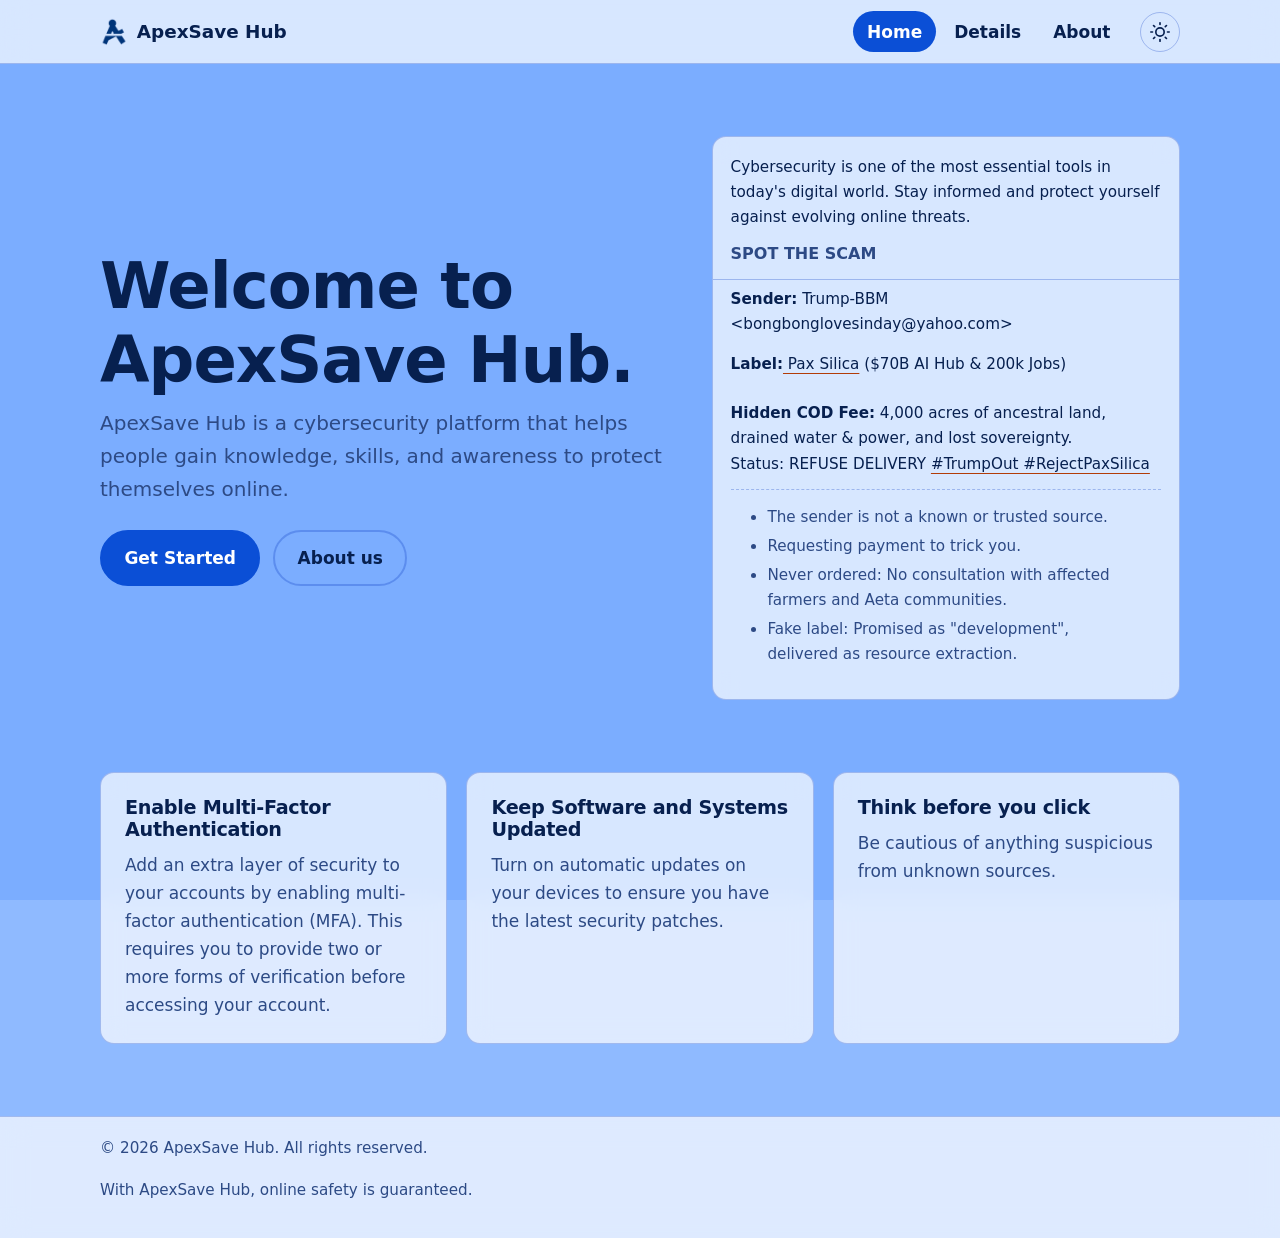
<file: index.html>
<!DOCTYPE html>
<html lang="en" data-theme="dark">
<head>
    <meta charset="UTF-8">
    <meta name="viewport" content="width=device-width, initial-scale=1.0">
    <title>ApexSave Hub | Cybersecurity Awareness</title>
    <meta name="description" content="ApexSave Hub is a cybersecurity awareness platform that helps individuals and organizations to stay safe online.">
    
    <link rel="stylesheet" href="style.css">

    <script src="theme.js"></script>
</head>
<body>
      <div class="bg" aria-hidden="true"><video autoplay muted loop playsinline><source src="bg.mp4" type="video/mp4"></video></div>
      <header class="site">
      <div class="wrap">
      <a class="website" href="index.html"><img src="logo.png" alt="" width="28" height="28">ApexSave Hub</a>
      
      <nav aria-label="Main"><ul>
        <li><a href="index.html" aria-current="page">Home</a></li>
        <li><a href="content.html">Details</a></li>
        <li><a href="about.html">About</a></li>
      </ul></nav>

      <button id="theme-toggle" type="button" aria-label="Switch to light mode">
      <svg class="moon" viewBox="0 0 24 24" fill="none" stroke="currentColor" stroke-width="2" stroke-linecap="round" stroke-linejoin="round"><path d="M21 12.79A9 9 0 1 1 11.21 3a7 7 0 0 0 9.79 9.79z"></path></svg>
      <svg class="sun" viewBox="0 0 24 24" fill="none" stroke="currentColor" stroke-width="2" stroke-linecap="round" stroke-linejoin="round"><circle cx="12" cy="12" r="5"></circle><line x1="12" y1="1" x2="12" y2="3"></line><line x1="12" y1="21" x2="12" y2="23"></line><line x1="4.22" y1="4.22" x2="5.64" y2="5.64"></line><line x1="18.36" y1="18.36" x2="19.78" y2="19.78"></line><line x1="1" y1="12" x2="3" y2="12"></line><line x1="21" y1="12" x2="23" y2="12"></line><line x1="4.22" y1="19.78" x2="5.64" y2="18.36"></line><line x1="18.36" y1="5.64" x2="19.78" y2="4.22"></line></svg>
      </button>
      </div>
      </header>
    
      <main><div class="wrap">
        <section class="hero">
            <div>
            <h1> Welcome to ApexSave Hub.</h1>
            <p class="lead">ApexSave Hub is a cybersecurity platform that helps people gain knowledge, skills, and awareness to protect themselves online.</p>
            <div class="buttons">
                <a href="content.html" class="btn">Get Started</a>
                <a href="about.html" class="btn ghost">About us</a>
            </div>
            </div>

            <aside class="panel hero-aside">
                <p>Cybersecurity is one of the most essential tools in today's digital world. Stay informed and protect yourself against evolving online threats.</p>
                <div class="bar"><b>SPOT THE SCAM</b></div>
                <div class="example"><b>Sender:</b> Trump-BBM &lt;bongbonglovesinday@yahoo.com&gt;</div>
                <div class="example"><b>Label:</b><mark> Pax Silica</mark> ($70B AI Hub &amp; 200k Jobs)</div>
                <div class="body"><b>Hidden COD Fee:</b> 4,000 acres of ancestral land, drained water &amp; power, and lost sovereignty.
                 <p>Status: REFUSE DELIVERY <mark> #TrumpOut #RejectPaxSilica</mark></p>
                 <ul>
                    <li>The sender is not a known or trusted source.</li>
                    <li>Requesting payment to trick you.</li>
                    <li>Never ordered: No consultation with affected farmers and Aeta communities.</li>
                    <li>Fake label: Promised as "development", delivered as resource extraction.</li>
                 </ul>
                </div>
            </aside>
        </section>
        
        <section class="tips" aria-label="Cybersecurity Tips">
            <div class="panel">
                <h2>Enable Multi-Factor Authentication</h2>
                <p>Add an extra layer of security to your accounts by enabling multi-factor authentication (MFA). This requires you to provide two or more forms of verification before accessing your account.</p>
            </div>
            <div class="panel">
                <h2>Keep Software and Systems Updated</h2>
                <p>Turn on automatic updates on your devices to ensure you have the latest security patches.</p>
            </div>
            <div class="panel">
                <h2>Think before you click</h2>
                <p>Be cautious of anything suspicious from unknown sources.</p>
            </div>
        </section>
      </div>
    </main>

      <footer class="site">
        <div class="wrap">
            <p>&copy; 2026 ApexSave Hub. All rights reserved.</p>
            <p>With ApexSave Hub, online safety is guaranteed.</p>
        </div>
      </footer>
</body>
</html>
</file>
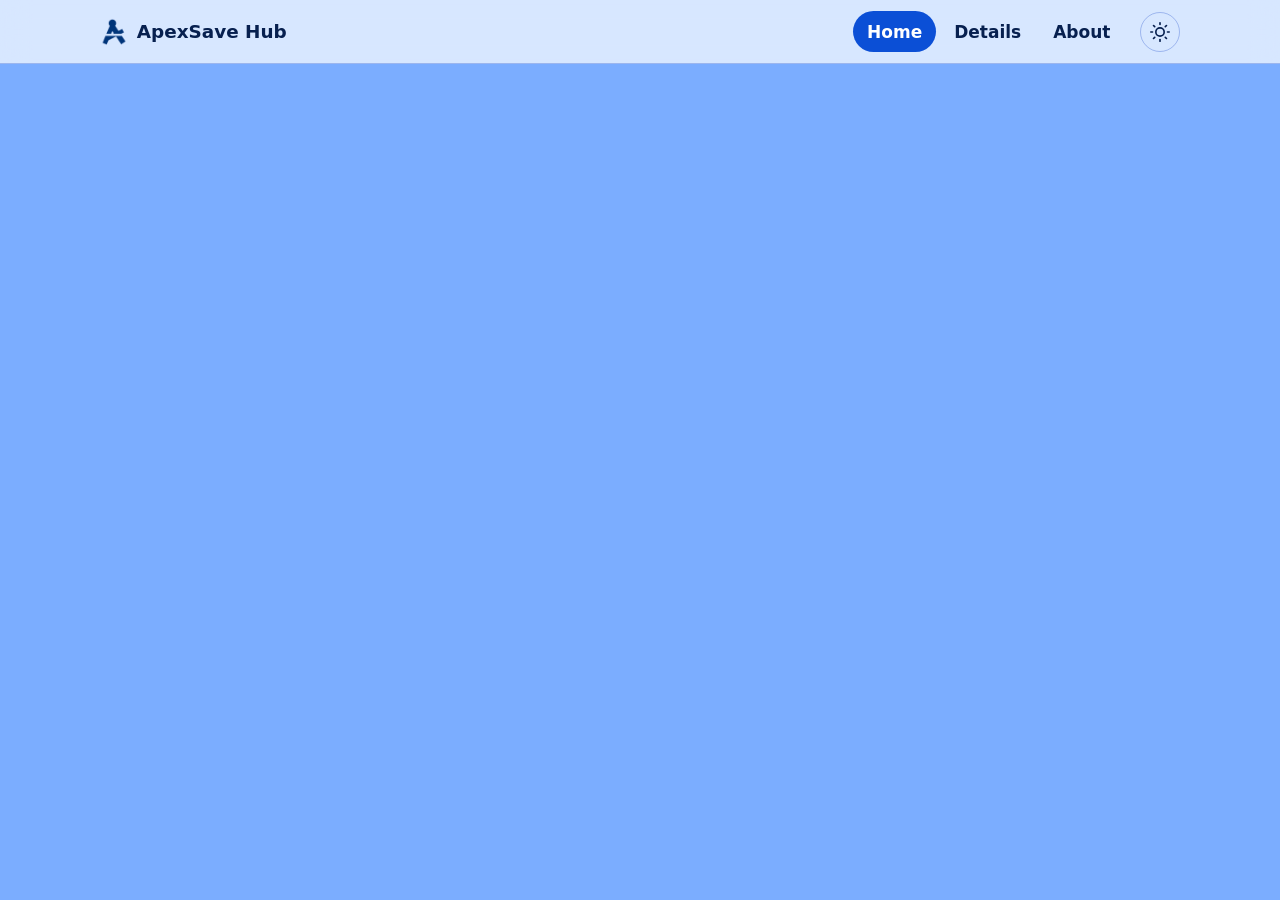
<file: about.html>
<!DOCTYPE html>
<html lang="en" data-theme="dark">
<head>
    <meta charset="UTF-8">
    <meta name="viewport" content="width=device-width, initial-scale=1.0">
    <title>About ApexSave Hub</title>
    <meta name="description" content="ApexSave Hub is a cybersecurity awareness platform that helps individuals and organizations to stay safe online.">
    
    <link rel="stylesheet" href="about.css">

    <script src="theme.js"></script>
</head>
<body>
      <div class="bg" aria-hidden="true"><video autoplay muted loop playsinline><source src="bg.mp4" type="video/mp4"></video></div>
      <header class="site">
      <div class="wrap">
      <a class="website" href="index.html"><img src="logo.png" alt="" width="28" height="28">ApexSave Hub</a>
      
      <nav aria-label="Main"><ul>
        <li><a href="index.html" aria-current="page">Home</a></li>
        <li><a href="content.html">Details</a></li>
        <li><a href="about.html">About</a></li>
      </ul></nav>

      <button id="theme-toggle" type="button" aria-label="Switch to light mode">
      <svg class="moon" viewBox="0 0 24 24" fill="none" stroke="currentColor" stroke-width="2" stroke-linecap="round" stroke-linejoin="round"><path d="M21 12.79A9 9 0 1 1 11.21 3a7 7 0 0 0 9.79 9.79z"></path></svg>
      <svg class="sun" viewBox="0 0 24 24" fill="none" stroke="currentColor" stroke-width="2" stroke-linecap="round" stroke-linejoin="round"><circle cx="12" cy="12" r="5"></circle><line x1="12" y1="1" x2="12" y2="3"></line><line x1="12" y1="21" x2="12" y2="23"></line><line x1="4.22" y1="4.22" x2="5.64" y2="5.64"></line><line x1="18.36" y1="18.36" x2="19.78" y2="19.78"></line><line x1="1" y1="12" x2="3" y2="12"></line><line x1="21" y1="12" x2="23" y2="12"></line><line x1="4.22" y1="19.78" x2="5.64" y2="18.36"></line><line x1="18.36" y1="5.64" x2="19.78" y2="4.22"></line></svg>
      </button>
      </div>
      </header>
    
      <main><div class="wrap">
</file>
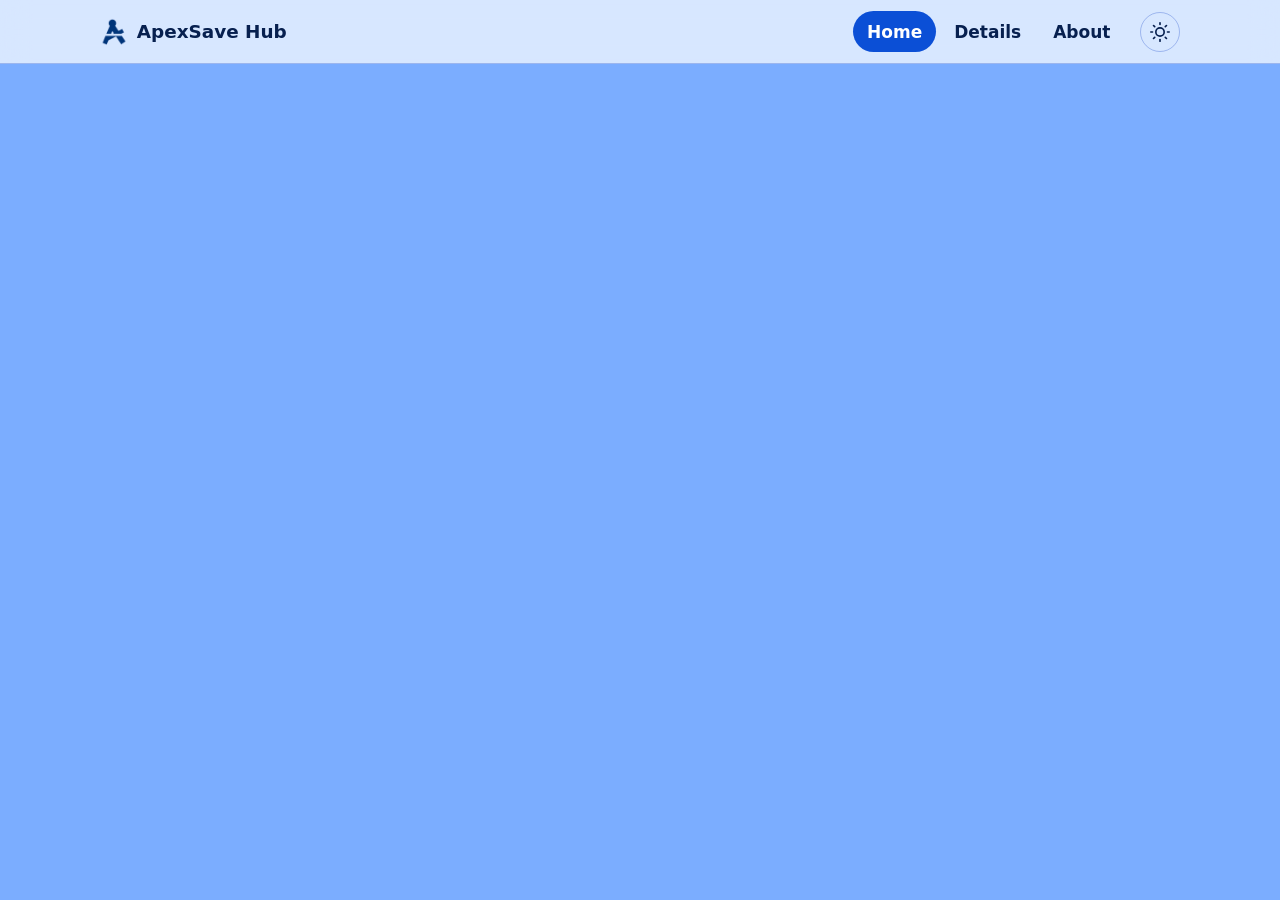
<file: content.html>
<!DOCTYPE html>
<html lang="en" data-theme="dark">
<head>
    <meta charset="UTF-8">
    <meta name="viewport" content="width=device-width, initial-scale=1.0">
    <title>Learn | ApexSave Hub </title>
    <meta name="description" content="ApexSave Hub is a cybersecurity awareness platform that helps individuals and organizations to stay safe online.">
    
    <link rel="stylesheet" href="content.css">

    <script src="theme.js"></script>
</head>
<body>
      <div class="bg" aria-hidden="true"><video autoplay muted loop playsinline><source src="bg.mp4" type="video/mp4"></video></div>
      <header class="site">
      <div class="wrap">
      <a class="website" href="index.html"><img src="logo.png" alt="" width="28" height="28">ApexSave Hub</a>
      
      <nav aria-label="Main"><ul>
        <li><a href="index.html" aria-current="page">Home</a></li>
        <li><a href="content.html">Details</a></li>
        <li><a href="about.html">About</a></li>
      </ul></nav>

      <button id="theme-toggle" type="button" aria-label="Switch to light mode">
      <svg class="moon" viewBox="0 0 24 24" fill="none" stroke="currentColor" stroke-width="2" stroke-linecap="round" stroke-linejoin="round"><path d="M21 12.79A9 9 0 1 1 11.21 3a7 7 0 0 0 9.79 9.79z"></path></svg>
      <svg class="sun" viewBox="0 0 24 24" fill="none" stroke="currentColor" stroke-width="2" stroke-linecap="round" stroke-linejoin="round"><circle cx="12" cy="12" r="5"></circle><line x1="12" y1="1" x2="12" y2="3"></line><line x1="12" y1="21" x2="12" y2="23"></line><line x1="4.22" y1="4.22" x2="5.64" y2="5.64"></line><line x1="18.36" y1="18.36" x2="19.78" y2="19.78"></line><line x1="1" y1="12" x2="3" y2="12"></line><line x1="21" y1="12" x2="23" y2="12"></line><line x1="4.22" y1="19.78" x2="5.64" y2="18.36"></line><line x1="18.36" y1="5.64" x2="19.78" y2="4.22"></line></svg>
      </button>
      </div>
      </header>
    
      <main><div class="wrap">
</file>
<file: style.css>
:root {--r: 14px;}
 
:root[data-theme="dark"] {
    color-scheme:dark;
    --text: #f2f4fa;
    --muted: #aab1c4;
    --panel: rgba(8, 8, 10, .66);
    --line: rgba(255, 255, 255, .2);
    --accent: #5aa2ff;
    --accent-ink: #04122e;
    --warn: #ff9a6b;
    --veil: rgba(0, 0, 0, .74);
    --bg: #000;
}
 
:root[data-theme="light"] {
    color-scheme:light;
    --text: #07204f;
    --muted: #2d4a85;
    --panel: rgba(255, 255, 255, .7);
    --line: rgba(20, 70, 200, .3);
    --accent: #0b4fd6;
    --accent-ink: #fff;
    --warn: #b23c08;
    --veil: rgba(110, 165, 255, .6);
    --bg: #8fbaff;
}
 
* {box-sizing:border-box;}
 
html {scroll-behavior:smooth;}
 
body {
    margin:0;
    min-height:100vh;
    display:flex;
    flex-direction:column;
    font:1.0625rem/1.65 "Source Sans 3", "Segoe Ui", system-ui, sans-serif;
    color:var(--text);
    background:var(--bg);
}
 
h1,h2,h3 {
    font-family:Sora, "Segoe Ui", system-ui, sans-serif;
    line-height:1.15;
    margin:0 0 .6rem;
    letter-spacing:-.015em;
}
 
h1 {font-size:clamp(2.2rem, 6vw, 4rem);}
h2 {font-size:clamp(1.5rem, 3vw, 2.1rem);}
h3 {font-size:1.15rem;}
 
p {
    margin:0 0 1rem;
    max-width:68ch;
}
 
a {color:var(--accent);}
 
.bg {
    position:fixed;
    inset:0;
    z-index:-1;
    overflow:hidden;
}
 
.bg video {
    width:100%;
    height:100%;
    object-fit:cover;
}
 
.bg::after {
    content:"";
    position:absolute;
    inset:0;
    background:var(--veil);
    transition:background .3s;
}
 
.wrap {
    width:min(1080px,100% - 2.5rem);
    margin-inline:auto;
}
 
header.site {
    position: sticky;
    top: 0;
    z-index: 5;
    background: var(--panel);
    backdrop-filter: blur(14px);
    -webkit-backdrop-filter: blur(14px);
    border-bottom: 1px solid var(--line);
}
 
header.site .wrap {
    display: flex;
    align-items: center;
    gap: 1rem;
    flex-wrap: wrap;
    padding-block: .7rem;
}
 
.website {
    display: flex;
    align-items: center;
    gap: .55rem;
    font: 700 1.15rem Sora,system-ui, sans-serif;
    color: var(--text);
    text-decoration: none;
    margin-right: auto;
}
 
.website img {
    width: 28px;
    height: 28px;
    object-fit: contain;
}
 
/* light logo */
:root[data-theme="dark"] .website img {filter: brightness(0) invert(1);}
 
nav ul {
    display: flex;
    gap: .3rem;
    list-style: none;
    margin: 0;
    padding: 0;
}
 
nav a {
    display: block;
    padding: .4rem .85rem;
    border-radius: 999px;
    color: var(--text);
    text-decoration: none;
    font-weight: 600;
}
 
nav a:hover {background: var(--line);}
 
nav a[aria-current="page"] {
    background: var(--accent);
    color: var(--accent-ink);
}
 
#theme-toggle {
    width: 40px;
    height: 40px;
    border-radius: 50%;
    border: 1px solid var(--line);
    background: transparent;
    color: var(--text);
    cursor: pointer;
    display: grid;
    place-items: center;
}
 
#theme-toggle:hover {background: var(--line);}
 
#theme-toggle svg {
    width: 20px;
    height: 20px;
}
 
#theme-toggle .sun {display: none;}
 
:root[data-theme="light"] #theme-toggle .sun {display:block}
:root[data-theme="light"] #theme-toggle .moon {display: none;}
a:focus-visible, button:focus-visible, summary:focus-visible {
    outline: 3px solid var(--accent);
    outline-offset: 3px;
}
 
main {
    flex: 1;
    padding-block: clamp(2rem, 6vw, 4.5rem);
}
 
.panel {
    background: var(--panel);
    backdrop-filter: blur(12px);
    -webkit-backdrop-filter: blur(12px);
    border: 1px solid var(--line);
    border-radius: var(--r);
    padding: 1.5rem;
}
 
.btn {
    display: inline-block;
    padding: .75rem 1.4rem;
    border-radius: 999px;
    font-weight: 700;
    text-decoration: none;
    background: var(--accent);
    color: var(--accent-ink);
    border: 2px solid var(--accent);
}
 
.btn.ghost {
    background: transparent;
    color: var(--text);
    border-color: var(--line);
}
 
.btn:hover {filter: brightness(1.1);}
 
footer.site {
    background: var(--panel);
    backdrop-filter: blur(14px);
    -webkit-backdrop-filter: blur(14px);
    border-top: 1px solid var(--line);
    padding-block: 1.2rem;
    color: var(--muted);
    font-size: .95rem;
}
 
@media (prefers-reduced-motion: reduce)
 
{html {scroll-behavior: auto;}}
 
 
/* HOME */
.hero {
    display: grid;
    grid-template-columns: 1.1fr .9fr;
    gap: 2.5rem;
    align-items: center;
}
 
.hero p.lead {
    font-size: 1.25rem;
    color: var(--muted);
}
 
.buttons {
    display: flex;
    gap: .8rem;
    flex-wrap: wrap;
    margin-top: 1.5rem;
}
 
.hero aside {
    font-size: .95rem;
    padding: 0;
    overflow: hidden;
}
 
.hero aside .bar {
    font-size: 1rem;
    padding: .7rem 1.1rem;
    border-bottom: 1px solid var(--line);
    color: var(--muted);
}
 
.hero aside > p {padding: 1.1rem 1.1rem 0; margin: 0;}
.hero aside .example {color: var(--text); padding: .45rem 1.1rem;}
.hero aside .example b {color: var(--text);}
.hero aside .body {padding: 1.1rem;}
.hero aside .body p {margin-bottom: .8rem;}
 
.hero aside mark {
    background: none;
    color: var(--text);
    text-decoration: underline var(--warn);
    text-underline-offset: 4px;
}
 
.hero aside ul {
    margin: 0;
    padding: .9rem 1.1rem .9rem 2.3rem;
    border-top: 1px dashed var(--line);
    color: var(--muted);
}
 
.hero aside li+li {margin-top: .25rem;}
 
.tips {
    display: grid;
    grid-template-columns: repeat(3, 1fr);
    gap: 1.2rem;
    margin-top: clamp(2.5rem, 6vw, 4.5rem);
}
 
.tips h2 {font-size: 1.2rem;}
 
.tips p {
    margin: 0;
    color: var(--muted);
}
 
@media (max-width:820px) {.hero,.tips{grid-template-columns: 1fr;}}
</file>
<file: about.css>
:root {--r: 14px;}
 
:root[data-theme="dark"] {
    color-scheme:dark;
    --text: #f2f4fa;
    --muted: #aab1c4;
    --panel: rgba(8, 8, 10, .66);
    --line: rgba(255, 255, 255, .2);
    --accent: #5aa2ff;
    --accent-ink: #04122e;
    --warn: #ff9a6b;
    --veil: rgba(0, 0, 0, .74);
    --bg: #000;
}
 
:root[data-theme="light"] {
    color-scheme:light;
    --text: #07204f;
    --muted: #2d4a85;
    --panel: rgba(255, 255, 255, .7);
    --line: rgba(20, 70, 200, .3);
    --accent: #0b4fd6;
    --accent-ink: #fff;
    --warn: #b23c08;
    --veil: rgba(110, 165, 255, .6);
    --bg: #8fbaff;
}
 
* {box-sizing:border-box;}
 
html {scroll-behavior:smooth;}
 
body {
    margin:0;
    min-height:100vh;
    display:flex;
    flex-direction:column;
    font:1.0625rem/1.65 "Source Sans 3", "Segoe Ui", system-ui, sans-serif;
    color:var(--text);
    background:var(--bg);
}
 
h1,h2,h3 {
    font-family:Sora, "Segoe Ui", system-ui, sans-serif;
    line-height:1.15;
    margin:0 0 .6rem;
    letter-spacing:-.015em;
}
 
h1 {font-size:clamp(2.2rem, 6vw, 4rem);}
h2 {font-size:clamp(1.5rem, 3vw, 2.1rem);}
h3 {font-size:1.15rem;}
 
p {
    margin:0 0 1rem;
    max-width:68ch;
}
 
a {color:var(--accent);}
 
.bg {
    position:fixed;
    inset:0;
    z-index:-1;
    overflow:hidden;
}
 
.bg video {
    width:100%;
    height:100%;
    object-fit:cover;
}
 
.bg::after {
    content:"";
    position:absolute;
    inset:0;
    background:var(--veil);
    transition:background .3s;
}
 
.wrap {
    width:min(1080px,100% - 2.5rem);
    margin-inline:auto;
}
 
header.site {
    position: sticky;
    top: 0;
    z-index: 5;
    background: var(--panel);
    backdrop-filter: blur(14px);
    -webkit-backdrop-filter: blur(14px);
    border-bottom: 1px solid var(--line);
}
 
header.site .wrap {
    display: flex;
    align-items: center;
    gap: 1rem;
    flex-wrap: wrap;
    padding-block: .7rem;
}
 
.website {
    display: flex;
    align-items: center;
    gap: .55rem;
    font: 700 1.15rem Sora,system-ui, sans-serif;
    color: var(--text);
    text-decoration: none;
    margin-right: auto;
}
 
.website img {
    width: 28px;
    height: 28px;
    object-fit: contain;
}
 
/* light logo */
:root[data-theme="dark"] .website img {filter: brightness(0) invert(1);}
 
nav ul {
    display: flex;
    gap: .3rem;
    list-style: none;
    margin: 0;
    padding: 0;
}
 
nav a {
    display: block;
    padding: .4rem .85rem;
    border-radius: 999px;
    color: var(--text);
    text-decoration: none;
    font-weight: 600;
}
 
nav a:hover {background: var(--line);}
 
nav a[aria-current="page"] {
    background: var(--accent);
    color: var(--accent-ink);
}
 
#theme-toggle {
    width: 40px;
    height: 40px;
    border-radius: 50%;
    border: 1px solid var(--line);
    background: transparent;
    color: var(--text);
    cursor: pointer;
    display: grid;
    place-items: center;
}
 
#theme-toggle:hover {background: var(--line);}
 
#theme-toggle svg {
    width: 20px;
    height: 20px;
}
 
#theme-toggle .sun {display: none;}
 
:root[data-theme="light"] #theme-toggle .sun {display:block}
:root[data-theme="light"] #theme-toggle .moon {display: none;}
a:focus-visible, button:focus-visible, summary:focus-visible {
    outline: 3px solid var(--accent);
    outline-offset: 3px;
}
 
main {
    flex: 1;
    padding-block: clamp(2rem, 6vw, 4.5rem);
}
 
.panel {
    background: var(--panel);
    backdrop-filter: blur(12px);
    -webkit-backdrop-filter: blur(12px);
    border: 1px solid var(--line);
    border-radius: var(--r);
    padding: 1.5rem;
}
 
.btn {
    display: inline-block;
    padding: .75rem 1.4rem;
    border-radius: 999px;
    font-weight: 700;
    text-decoration: none;
    background: var(--accent);
    color: var(--accent-ink);
    border: 2px solid var(--accent);
}
 
.btn.ghost {
    background: transparent;
    color: var(--text);
    border-color: var(--line);
}
 
.btn:hover {filter: brightness(1.1);}
 
footer.site {
    background: var(--panel);
    backdrop-filter: blur(14px);
    -webkit-backdrop-filter: blur(14px);
    border-top: 1px solid var(--line);
    padding-block: 1.2rem;
    color: var(--muted);
    font-size: .95rem;
}
 
@media (prefers-reduced-motion: reduce)
 
{html {scroll-behavior: auto;}}
</file>
<file: content.css>
:root {--r: 14px;}
 
:root[data-theme="dark"] {
    color-scheme:dark;
    --text: #f2f4fa;
    --muted: #aab1c4;
    --panel: rgba(8, 8, 10, .66);
    --line: rgba(255, 255, 255, .2);
    --accent: #5aa2ff;
    --accent-ink: #04122e;
    --warn: #ff9a6b;
    --veil: rgba(0, 0, 0, .74);
    --bg: #000;
}
 
:root[data-theme="light"] {
    color-scheme:light;
    --text: #07204f;
    --muted: #2d4a85;
    --panel: rgba(255, 255, 255, .7);
    --line: rgba(20, 70, 200, .3);
    --accent: #0b4fd6;
    --accent-ink: #fff;
    --warn: #b23c08;
    --veil: rgba(110, 165, 255, .6);
    --bg: #8fbaff;
}
 
* {box-sizing:border-box;}
 
html {scroll-behavior:smooth;}
 
body {
    margin:0;
    min-height:100vh;
    display:flex;
    flex-direction:column;
    font:1.0625rem/1.65 "Source Sans 3", "Segoe Ui", system-ui, sans-serif;
    color:var(--text);
    background:var(--bg);
}
 
h1,h2,h3 {
    font-family:Sora, "Segoe Ui", system-ui, sans-serif;
    line-height:1.15;
    margin:0 0 .6rem;
    letter-spacing:-.015em;
}
 
h1 {font-size:clamp(2.2rem, 6vw, 4rem);}
h2 {font-size:clamp(1.5rem, 3vw, 2.1rem);}
h3 {font-size:1.15rem;}
 
p {
    margin:0 0 1rem;
    max-width:68ch;
}
 
a {color:var(--accent);}
 
.bg {
    position:fixed;
    inset:0;
    z-index:-1;
    overflow:hidden;
}
 
.bg video {
    width:100%;
    height:100%;
    object-fit:cover;
}
 
.bg::after {
    content:"";
    position:absolute;
    inset:0;
    background:var(--veil);
    transition:background .3s;
}
 
.wrap {
    width:min(1080px,100% - 2.5rem);
    margin-inline:auto;
}
 
header.site {
    position: sticky;
    top: 0;
    z-index: 5;
    background: var(--panel);
    backdrop-filter: blur(14px);
    -webkit-backdrop-filter: blur(14px);
    border-bottom: 1px solid var(--line);
}
 
header.site .wrap {
    display: flex;
    align-items: center;
    gap: 1rem;
    flex-wrap: wrap;
    padding-block: .7rem;
}
 
.website {
    display: flex;
    align-items: center;
    gap: .55rem;
    font: 700 1.15rem Sora,system-ui, sans-serif;
    color: var(--text);
    text-decoration: none;
    margin-right: auto;
}
 
.website img {
    width: 28px;
    height: 28px;
    object-fit: contain;
}
 
/* light logo */
:root[data-theme="dark"] .website img {filter: brightness(0) invert(1);}
 
nav ul {
    display: flex;
    gap: .3rem;
    list-style: none;
    margin: 0;
    padding: 0;
}
 
nav a {
    display: block;
    padding: .4rem .85rem;
    border-radius: 999px;
    color: var(--text);
    text-decoration: none;
    font-weight: 600;
}
 
nav a:hover {background: var(--line);}
 
nav a[aria-current="page"] {
    background: var(--accent);
    color: var(--accent-ink);
}
 
#theme-toggle {
    width: 40px;
    height: 40px;
    border-radius: 50%;
    border: 1px solid var(--line);
    background: transparent;
    color: var(--text);
    cursor: pointer;
    display: grid;
    place-items: center;
}
 
#theme-toggle:hover {background: var(--line);}
 
#theme-toggle svg {
    width: 20px;
    height: 20px;
}
 
#theme-toggle .sun {display: none;}
 
:root[data-theme="light"] #theme-toggle .sun {display:block}
:root[data-theme="light"] #theme-toggle .moon {display: none;}
a:focus-visible, button:focus-visible, summary:focus-visible {
    outline: 3px solid var(--accent);
    outline-offset: 3px;
}
 
main {
    flex: 1;
    padding-block: clamp(2rem, 6vw, 4.5rem);
}
 
.panel {
    background: var(--panel);
    backdrop-filter: blur(12px);
    -webkit-backdrop-filter: blur(12px);
    border: 1px solid var(--line);
    border-radius: var(--r);
    padding: 1.5rem;
}
 
.btn {
    display: inline-block;
    padding: .75rem 1.4rem;
    border-radius: 999px;
    font-weight: 700;
    text-decoration: none;
    background: var(--accent);
    color: var(--accent-ink);
    border: 2px solid var(--accent);
}
 
.btn.ghost {
    background: transparent;
    color: var(--text);
    border-color: var(--line);
}
 
.btn:hover {filter: brightness(1.1);}
 
footer.site {
    background: var(--panel);
    backdrop-filter: blur(14px);
    -webkit-backdrop-filter: blur(14px);
    border-top: 1px solid var(--line);
    padding-block: 1.2rem;
    color: var(--muted);
    font-size: .95rem;
}
 
@media (prefers-reduced-motion: reduce)
 
{html {scroll-behavior: auto;}}
</file>
